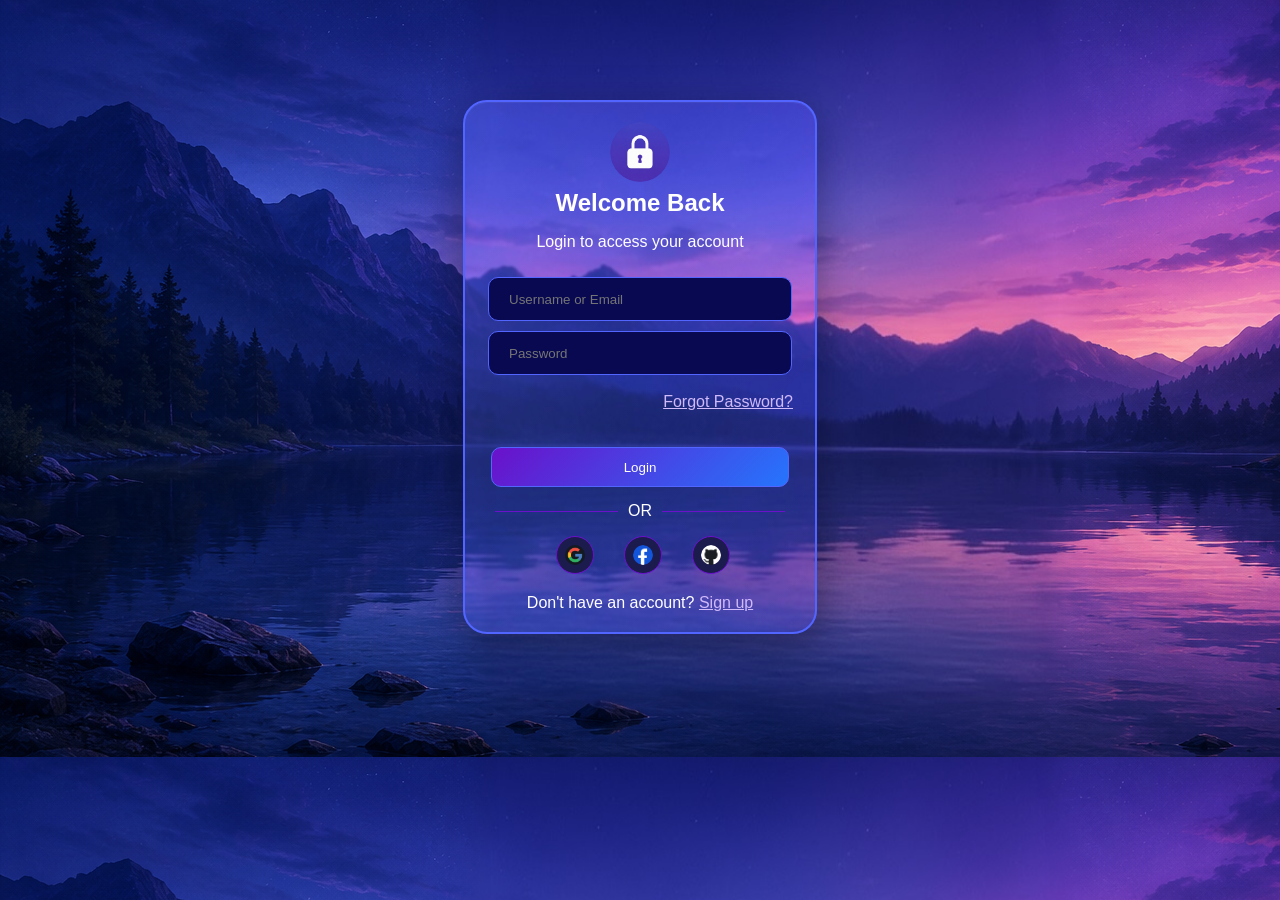
<file: index.html>
<!DOCTYPE html>
<html lang="en">
<head>
    <meta charset="UTF-8">
    <meta name="viewport" content="width=device-width, initial-scale=1.0">
    <title>Document</title>
    <link rel="stylesheet" href="style.css">
</head>
<body>
    <div class="d1">
        <form action="main.html">
            <img class="img1" src="lock.png" alt="">
            <h2>Welcome Back</h2>
            <p>Login to access your account</p>
            <input class="inp" type="text" placeholder="Username or Email" required>
            <input class="inp2" type="password" placeholder="Password" required>
            <br>
            <br>
            <a href="" class="a1">Forgot Password?</a>
            <br>
            <br>
            <button type="submit" class="a2">Login</button>
        </form>
        <div class="hr-text">
            <hr>
            <span>OR</span>
            <hr>
        </div>
        <ul>
            <li>
                <a href="">
                    <img src="colourful-google-logo-in-dark-background-free-vector.jpg" alt="">
                </a>
            </li>
            <li>
                <a href=""><img src="images (2).png" alt=""></a>
            </li>
            <li>
                <a href=""><img src="images.png" alt=""></a>
            </li>
        </ul>
        <span>Don't have an account?</span>
        <a class="a3" href="signup.html">Sign up</a>
    </div>
</body>
</html>
</file>
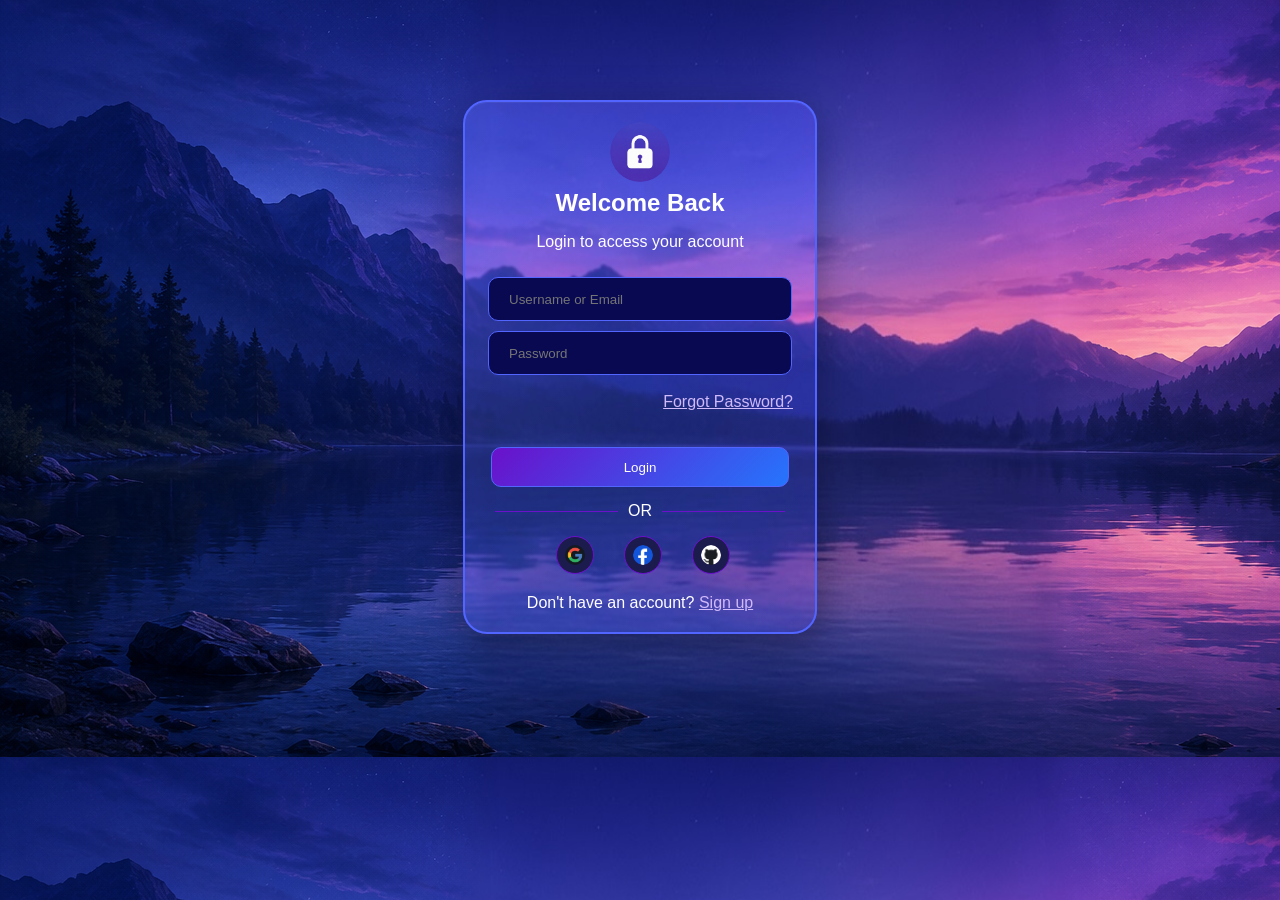
<file: Authentication/index.html>
<!DOCTYPE html>
<html lang="en">
<head>
    <meta charset="UTF-8">
    <meta name="viewport" content="width=device-width, initial-scale=1.0">
    <title>Document</title>
    <link rel="stylesheet" href="style.css">
</head>
<body>
    <div class="d1">
        <form action="/Main/main.html">
            <img class="img1" src="lock.png" alt="">
            <h2>Welcome Back</h2>
            <p>Login to access your account</p>
            <input class="inp" type="text" placeholder="Username or Email" required>
            <input class="inp2" type="password" placeholder="Password" required>
            <br>
            <br>
            <a href="" class="a1">Forgot Password?</a>
            <br>
            <br>
            <button type="submit" class="a2">Login</button>
        </form>
        <div class="hr-text">
            <hr>
            <span>OR</span>
            <hr>
        </div>
        <ul>
            <li>
                <a href="">
                    <img src="colourful-google-logo-in-dark-background-free-vector.jpg" alt="">
                </a>
            </li>
            <li>
                <a href=""><img src="images (2).png" alt=""></a>
            </li>
            <li>
                <a href=""><img src="images.png" alt=""></a>
            </li>
        </ul>
        <span>Don't have an account?</span>
        <a class="a3" href="signup.html">Sign up</a>
    </div>
</body>
</html>
</file>
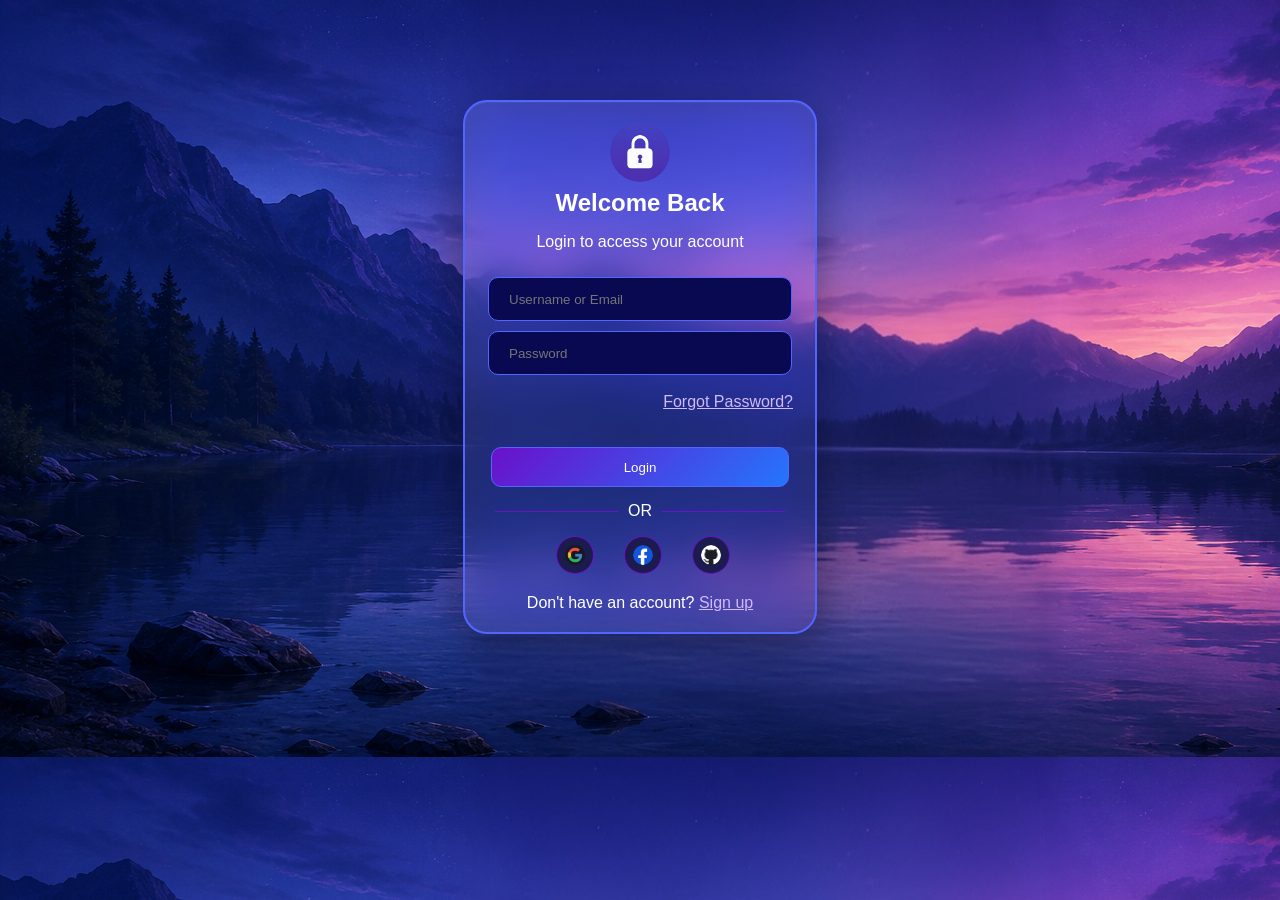
<file: login.html>
<!DOCTYPE html>
<html lang="en">
<head>
    <meta charset="UTF-8">
    <meta name="viewport" content="width=device-width, initial-scale=1.0">
    <title>Document</title>
    <link rel="stylesheet" href="login.css">
</head>
<body>
    <div class="d1">
        <form action="">
            <img class="img1" src="lock.png" alt="">
            <h2>Welcome Back</h2>
            <p>Login to access your account</p>
            <input class="inp" type="text" placeholder="Username or Email" required>
            <input class="inp2" type="password" placeholder="Password" required>
            <br>
            <br>
            <a href="" class="a1">Forgot Password?</a>
            <br>
            <br>
            <button type="submit" class="a2">Login</button>
        </form>
        <div class="hr-text">
            <hr>
            <span>OR</span>
            <hr>
        </div>
        <ul>
            <li>
                <a href="">
                    <img src="colourful-google-logo-in-dark-background-free-vector.jpg" alt="">
                </a>
            </li>
            <li>
                <a href=""><img src="images (2).png" alt=""></a>
            </li>
            <li>
                <a href=""><img src="images.png" alt=""></a>
            </li>
        </ul>
        <span>Don't have an account?</span>
        <a class="a3" href="signup.html">Sign up</a>
    </div>
</body>
</html>
</file>
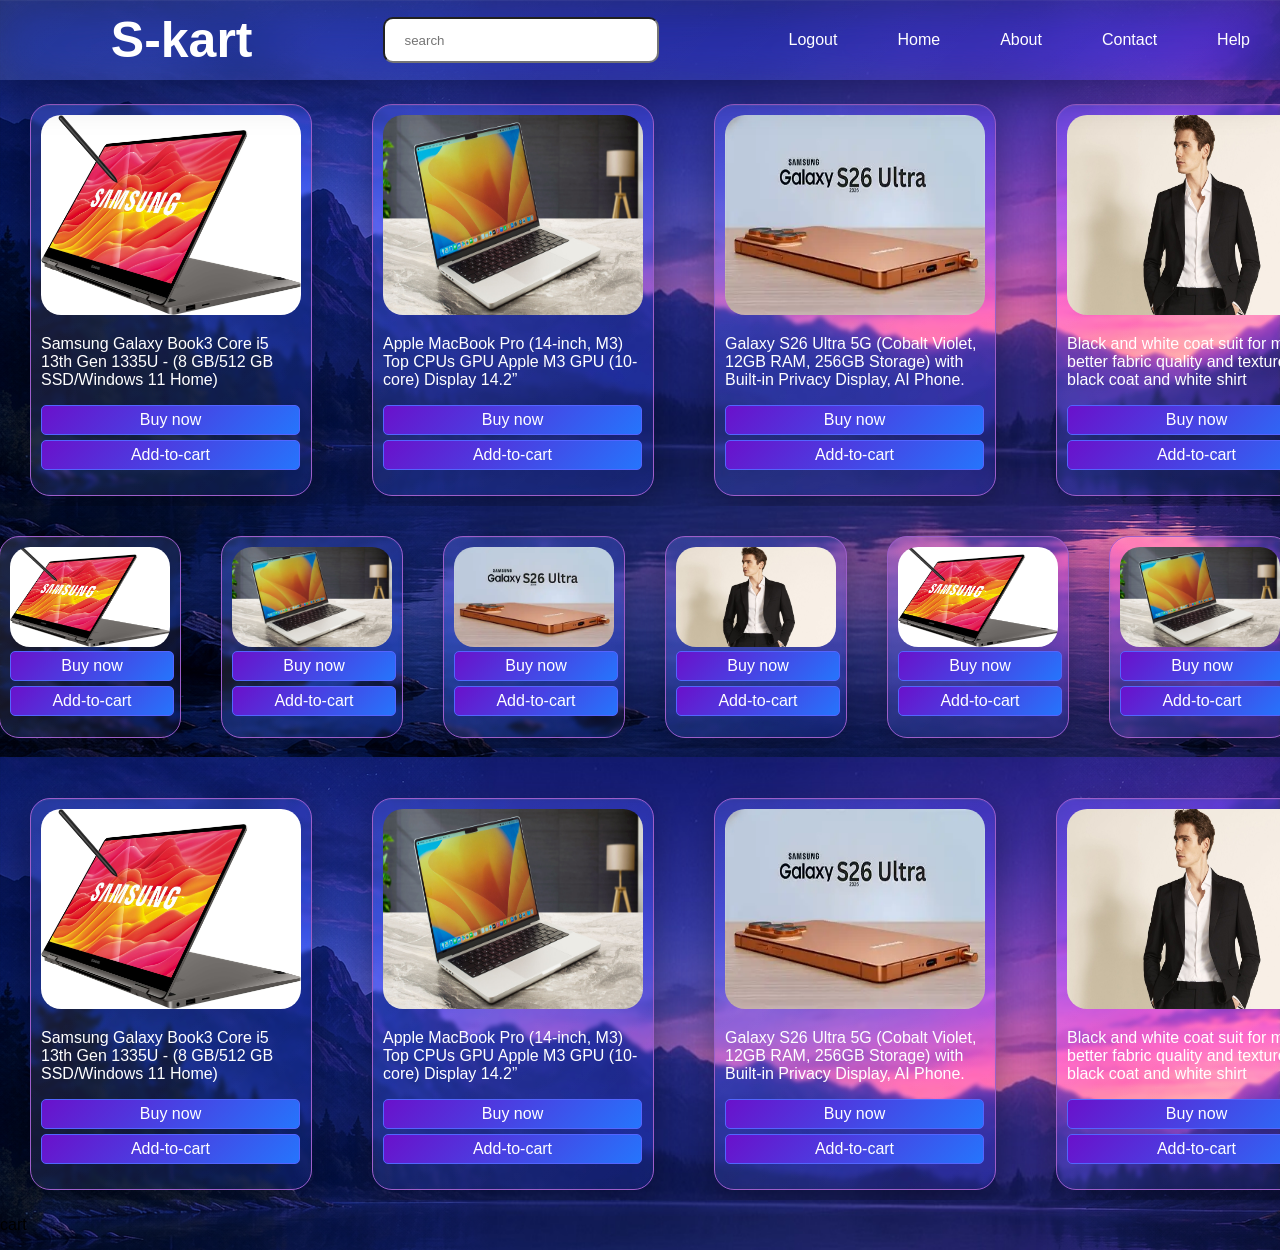
<file: main.html>
<!DOCTYPE html>
<html lang="en">
<head>
    <meta charset="UTF-8">
    <meta name="viewport" content="width=device-width, initial-scale=1.0">
    <title>Document</title>
    <link rel="stylesheet" href="main.css">
</head>
<body>
    <nav>
        <h1 class="title">S-kart</h1>
        <input type="text" class="search" placeholder="search">
        <a href="index.html">Logout</a>
        <a href="">Home</a>
        <a href="">About</a>
        <a href="">Contact</a>
        <a href="">Help</a>
    </nav>
    <main>
        <br>
        <br>
        <br>
        <div class="img-container">
            <div>
                <img src="samsung laptop.jpg" alt="">
                <p>Samsung Galaxy Book3 Core i5 13th Gen 1335U - (8 GB/512 GB SSD/Windows 11 Home)</p>
                <a href="" class="buy">Buy now</a>
                <br>
                <a href="" class="cart">Add-to-cart</a>
                
            </div>
            <div>
                <img src="apple.jpg" alt="">
                <p>Apple MacBook Pro (14-inch, M3) Top CPUs GPU Apple M3 GPU (10-core) Display 14.2”</p>
                <a href="" class="buy">Buy now</a>
                <br>
                <a href="" class="cart">Add-to-cart</a>
            </div>
            <div>
                <img src="samsung s26 ultra.webp" alt="">
                <p>Galaxy S26 Ultra 5G (Cobalt Violet, 12GB RAM, 256GB Storage) with Built-in Privacy Display, AI Phone.</p>
                <a href="" class="buy">Buy now</a>
                <br>
                <a href="" class="cart">Add-to-cart</a>
            </div>
            <div>
                <img src="f588ea5d64b7540d57c06a772bb218a2.jpg" alt="">
                <p>Black and white coat suit for men better fabric quality and texture black coat and white shirt</p>
                <a href="" class="buy">Buy now</a>
                <br>
                <a href="" class="cart">Add-to-cart</a>
            </div>
            <div>
                <img src="samsung laptop.jpg" alt="">
                <p>Samsung Galaxy Book3 Core i5 13th Gen 1335U - (8 GB/512 GB SSD/Windows 11 Home)</p>
                <a href="" class="buy">Buy now</a>
                <br>
                <a href="" class="cart">Add-to-cart</a>
                
            </div>
            <div>
                <img src="apple.jpg" alt="">
                <p>Apple MacBook Pro (14-inch, M3) Top CPUs GPU Apple M3 GPU (10-core) Display 14.2”</p>
                <a href="" class="buy">Buy now</a>
                <br>
                <a href="" class="cart">Add-to-cart</a>
            </div>
            <div>
                <img src="samsung s26 ultra.webp" alt="">
                <p>Galaxy S26 Ultra 5G (Cobalt Violet, 12GB RAM, 256GB Storage) with Built-in Privacy Display, AI Phone.</p>
                <a href="" class="buy">Buy now</a>
                <br>
                <a href="" class="cart">Add-to-cart</a>
            </div>
            <div>
                <img src="f588ea5d64b7540d57c06a772bb218a2.jpg" alt="">
                <p>Black and white coat suit for men better fabric quality and texture black coat and white shirt</p>
                <a href="" class="buy">Buy now</a>
                <br>
                <a href="" class="cart">Add-to-cart</a>
            </div>
            <div>
                <img src="samsung laptop.jpg" alt="">
                <p>Samsung Galaxy Book3 Core i5 13th Gen 1335U - (8 GB/512 GB SSD/Windows 11 Home)</p>
                <a href="" class="buy">Buy now</a>
                <br>
                <a href="" class="cart">Add-to-cart</a>
                
            </div>
            <div>
                <img src="apple.jpg" alt="">
                <p>Apple MacBook Pro (14-inch, M3) Top CPUs GPU Apple M3 GPU (10-core) Display 14.2”</p>
                <a href="" class="buy">Buy now</a>
                <br>
                <a href="" class="cart">Add-to-cart</a>
            </div>
            <div>
                <img src="samsung s26 ultra.webp" alt="">
                <p>Galaxy S26 Ultra 5G (Cobalt Violet, 12GB RAM, 256GB Storage) with Built-in Privacy Display, AI Phone.</p>
                <a href="" class="buy">Buy now</a>
                <br>
                <a href="" class="cart">Add-to-cart</a>
            </div>
            <div>
                <img src="f588ea5d64b7540d57c06a772bb218a2.jpg" alt="">
                <p>Black and white coat suit for men better fabric quality and texture black coat and white shirt</p>
                <a href="" class="buy">Buy now</a>
                <br>
                <a href="" class="cart">Add-to-cart</a>
            </div>
        </div>
        <div class="img-container2">
            <div>
                <img src="samsung laptop.jpg" alt="">
                <a href="" class="buy">Buy now</a>
                <br>
                <a href="" class="cart">Add-to-cart</a>
                
            </div>
            <div>
                <img src="apple.jpg" alt="">
                <a href="" class="buy">Buy now</a>
                <br>
                <a href="" class="cart">Add-to-cart</a>
            </div>
            <div>
                <img src="samsung s26 ultra.webp" alt="">
                <a href="" class="buy">Buy now</a>
                <br>
                <a href="" class="cart">Add-to-cart</a>
            </div>
            <div>
                <img src="f588ea5d64b7540d57c06a772bb218a2.jpg" alt="">
                <a href="" class="buy">Buy now</a>
                <br>
                <a href="" class="cart">Add-to-cart</a>
            </div>
            <div>
                <img src="samsung laptop.jpg" alt="">
                <a href="" class="buy">Buy now</a>
                <br>
                <a href="" class="cart">Add-to-cart</a>
                
            </div>
            <div>
                <img src="apple.jpg" alt="">
                <a href="" class="buy">Buy now</a>
                <br>
                <a href="" class="cart">Add-to-cart</a>
            </div>
            <div>
                <img src="samsung s26 ultra.webp" alt="">
                <a href="" class="buy">Buy now</a>
                <br>
                <a href="" class="cart">Add-to-cart</a>
            </div>
            <div>
                <img src="f588ea5d64b7540d57c06a772bb218a2.jpg" alt="">
                <a href="" class="buy">Buy now</a>
                <br>
                <a href="" class="cart">Add-to-cart</a>
            </div>
            <div>
                <img src="samsung laptop.jpg" alt="">
                <a href="" class="buy">Buy now</a>
                <br>
                <a href="" class="cart">Add-to-cart</a>
                
            </div>
            <div>
                <img src="apple.jpg" alt="">
                <a href="" class="buy">Buy now</a>
                <br>
                <a href="" class="cart">Add-to-cart</a>
            </div>
            <div>
                <img src="samsung s26 ultra.webp" alt="">
                <a href="" class="buy">Buy now</a>
                <br>
                <a href="" class="cart">Add-to-cart</a>
            </div>
            <div>
                <img src="f588ea5d64b7540d57c06a772bb218a2.jpg" alt="">
                <a href="" class="buy">Buy now</a>
                <br>
                <a href="" class="cart">Add-to-cart</a>
            </div>
            <div>
                <img src="samsung laptop.jpg" alt="">
                <a href="" class="buy">Buy now</a>
                <br>
                <a href="" class="cart">Add-to-cart</a>
                
            </div>
            <div>
                <img src="apple.jpg" alt="">
                <a href="" class="buy">Buy now</a>
                <br>
                <a href="" class="cart">Add-to-cart</a>
            </div>
            <div>
                <img src="samsung s26 ultra.webp" alt="">
                <a href="" class="buy">Buy now</a>
                <br>
                <a href="" class="cart">Add-to-cart</a>
            </div>
            <div>
                <img src="f588ea5d64b7540d57c06a772bb218a2.jpg" alt="">
                <a href="" class="buy">Buy now</a>
                <br>
                <a href="" class="cart">Add-to-cart</a>
            </div>
            <div>
                <img src="samsung laptop.jpg" alt="">
                <a href="" class="buy">Buy now</a>
                <br>
                <a href="" class="cart">Add-to-cart</a>
                
            </div>
            <div>
                <img src="apple.jpg" alt="">
                <a href="" class="buy">Buy now</a>
                <br>
                <a href="" class="cart">Add-to-cart</a>
            </div>
            <div>
                <img src="samsung s26 ultra.webp" alt="">
                <a href="" class="buy">Buy now</a>
                <br>
                <a href="" class="cart">Add-to-cart</a>
            </div>
            <div>
                <img src="f588ea5d64b7540d57c06a772bb218a2.jpg" alt="">
                <a href="" class="buy">Buy now</a>
                <br>
                <a href="" class="cart">Add-to-cart</a>
            </div>
        </div>
        <div class="img-container">
            <div>
                <img src="samsung laptop.jpg" alt="">
                <p>Samsung Galaxy Book3 Core i5 13th Gen 1335U - (8 GB/512 GB SSD/Windows 11 Home)</p>
                <a href="" class="buy">Buy now</a>
                <br>
                <a href="" class="cart">Add-to-cart</a>
                
            </div>
            <div>
                <img src="apple.jpg" alt="">
                <p>Apple MacBook Pro (14-inch, M3) Top CPUs GPU Apple M3 GPU (10-core) Display 14.2”</p>
                <a href="" class="buy">Buy now</a>
                <br>
                <a href="" class="cart">Add-to-cart</a>
            </div>
            <div>
                <img src="samsung s26 ultra.webp" alt="">
                <p>Galaxy S26 Ultra 5G (Cobalt Violet, 12GB RAM, 256GB Storage) with Built-in Privacy Display, AI Phone.</p>
                <a href="" class="buy">Buy now</a>
                <br>
                <a href="" class="cart">Add-to-cart</a>
            </div>
            <div>
                <img src="f588ea5d64b7540d57c06a772bb218a2.jpg" alt="">
                <p>Black and white coat suit for men better fabric quality and texture black coat and white shirt</p>
                <a href="" class="buy">Buy now</a>
                <br>
                <a href="" class="cart">Add-to-cart</a>
            </div>
            <div>
                <img src="samsung laptop.jpg" alt="">
                <p>Samsung Galaxy Book3 Core i5 13th Gen 1335U - (8 GB/512 GB SSD/Windows 11 Home)</p>
                <a href="" class="buy">Buy now</a>
                <br>
                <a href="" class="cart">Add-to-cart</a>
                
            </div>
            <div>
                <img src="apple.jpg" alt="">
                <p>Apple MacBook Pro (14-inch, M3) Top CPUs GPU Apple M3 GPU (10-core) Display 14.2”</p>
                <a href="" class="buy">Buy now</a>
                <br>
                <a href="" class="cart">Add-to-cart</a>
            </div>
            <div>
                <img src="samsung s26 ultra.webp" alt="">
                <p>Galaxy S26 Ultra 5G (Cobalt Violet, 12GB RAM, 256GB Storage) with Built-in Privacy Display, AI Phone.</p>
                <a href="" class="buy">Buy now</a>
                <br>
                <a href="" class="cart">Add-to-cart</a>
            </div>
            <div>
                <img src="f588ea5d64b7540d57c06a772bb218a2.jpg" alt="">
                <p>Black and white coat suit for men better fabric quality and texture black coat and white shirt</p>
                <a href="" class="buy">Buy now</a>
                <br>
                <a href="" class="cart">Add-to-cart</a>
            </div>
            <div>
                <img src="samsung laptop.jpg" alt="">
                <p>Samsung Galaxy Book3 Core i5 13th Gen 1335U - (8 GB/512 GB SSD/Windows 11 Home)</p>
                <a href="" class="buy">Buy now</a>
                <br>
                <a href="" class="cart">Add-to-cart</a>
                
            </div>
            <div>
                <img src="apple.jpg" alt="">
                <p>Apple MacBook Pro (14-inch, M3) Top CPUs GPU Apple M3 GPU (10-core) Display 14.2”</p>
                <a href="" class="buy">Buy now</a>
                <br>
                <a href="" class="cart">Add-to-cart</a>
            </div>
            <div>
                <img src="samsung s26 ultra.webp" alt="">
                <p>Galaxy S26 Ultra 5G (Cobalt Violet, 12GB RAM, 256GB Storage) with Built-in Privacy Display, AI Phone.</p>
                <a href="" class="buy">Buy now</a>
                <br>
                <a href="" class="cart">Add-to-cart</a>
            </div>
            <div>
                <img src="f588ea5d64b7540d57c06a772bb218a2.jpg" alt="">
                <p>Black and white coat suit for men better fabric quality and texture black coat and white shirt</p>
                <a href="" class="buy">Buy now</a>
                <br>
                <a href="" class="cart">Add-to-cart</a>
            </div>
        </div>
    </main>
    <footer id="footer">
        <p>cart</p>
    </footer>
<script src="main.js"></script>
</body>
</html>
</file>
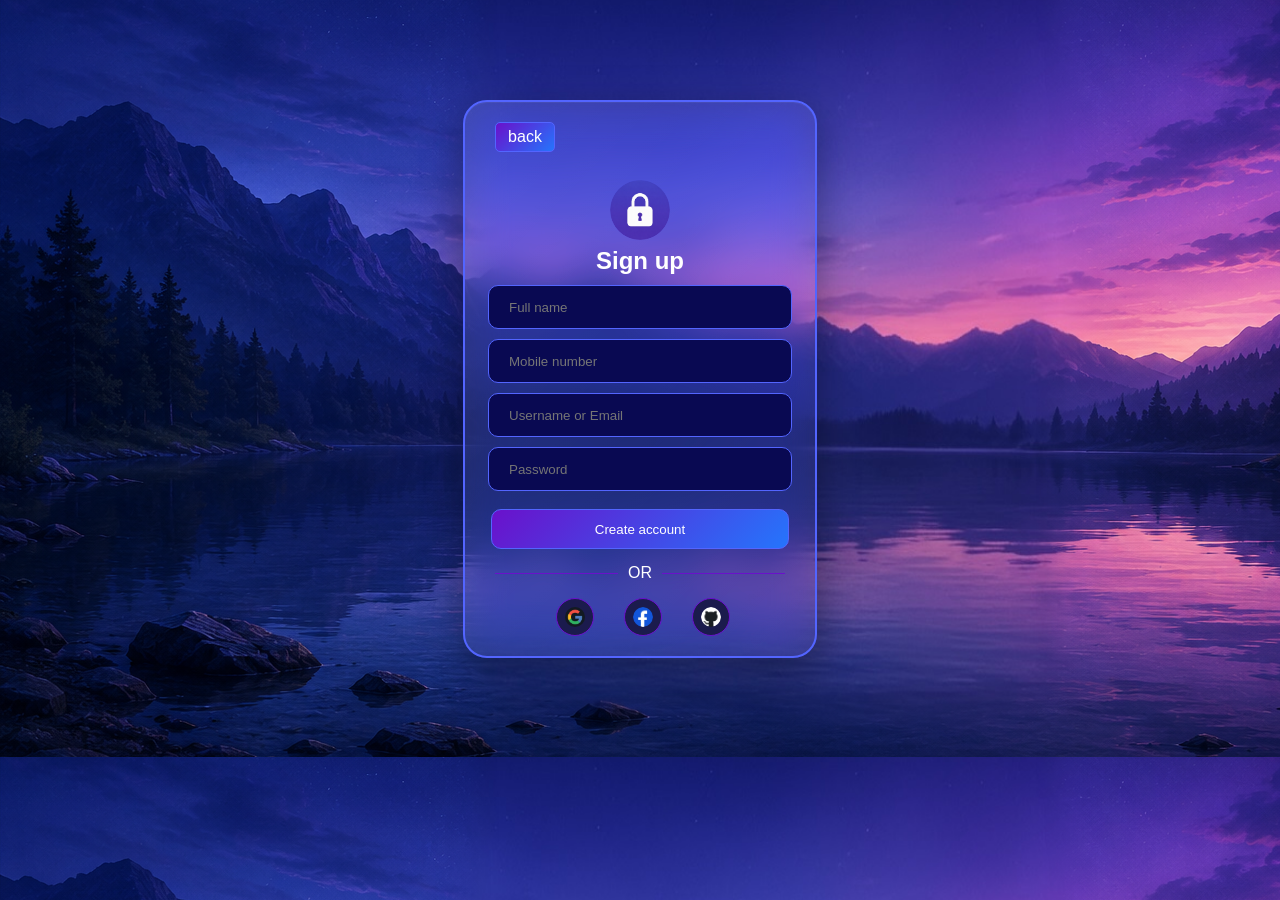
<file: signup.html>
<!DOCTYPE html>
<html lang="en">
<head>
    <meta charset="UTF-8">
    <meta name="viewport" content="width=device-width, initial-scale=1.0">
    <title>Document</title>
</head>
<body>
    <!DOCTYPE html>
<html lang="en">
<head>
    <meta charset="UTF-8">
    <meta name="viewport" content="width=device-width, initial-scale=1.0">
    <title>Document</title>
    <link rel="stylesheet" href="signup.css">
</head>
<body>
    <div class="d1">
        <form action="index.html">
            <a class="back" href="index.html">back</a>
            <br>
            <img class="img1" src="lock.png" alt="">
            <h2>Sign up</h2>
            <input class="inp" type="text" placeholder="Full name" required>
            <input class="inp2" type="number" placeholder="Mobile number" required>
            <input class="inp" type="text" placeholder="Username or Email" required>
            <input class="inp2" type="password" placeholder="Password" required>
            <br>
            <br>
            <button type="submit" class="a2">Create account</button>
        </form>
        <div class="hr-text">
            <hr>
            <span>OR</span>
            <hr>
        </div>
        <ul>
            <li>
                <a href="">
                    <img src="colourful-google-logo-in-dark-background-free-vector.jpg" alt="">
                </a>
            </li>
            <li>
                <a href=""><img src="images (2).png" alt=""></a>
            </li>
            <li>
                <a href=""><img src="images.png" alt=""></a>
            </li>
        </ul>
    </div>
</body>
</html>
</body>
</html>
</file>
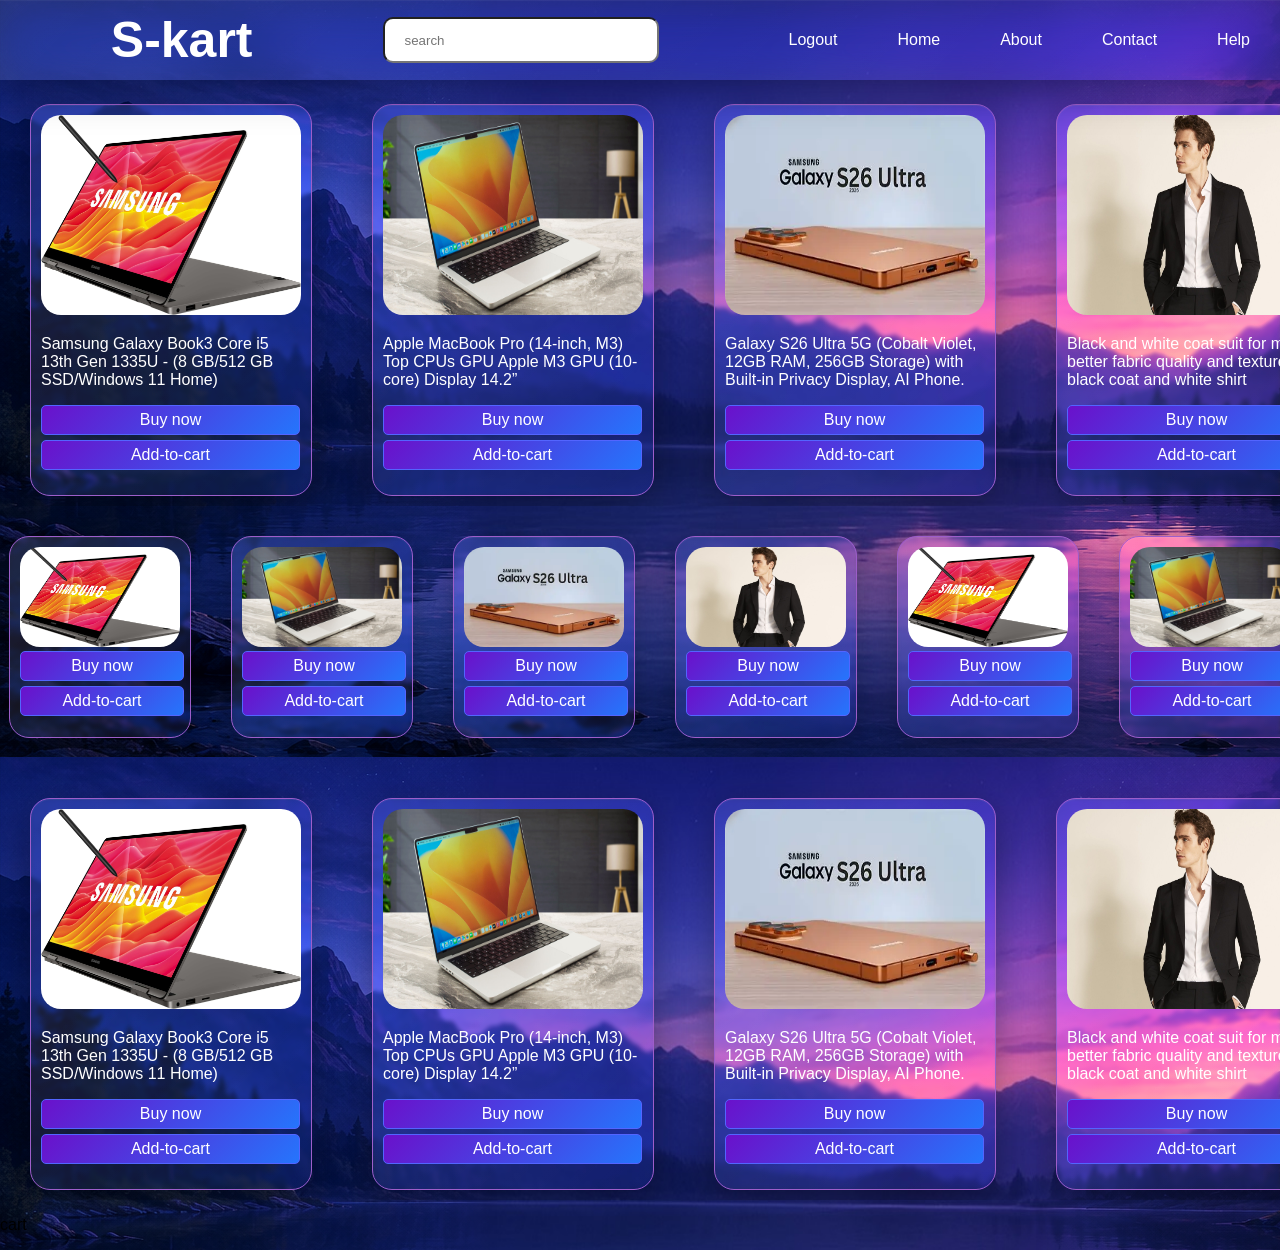
<file: Main/main.html>
<!DOCTYPE html>
<html lang="en">
<head>
    <meta charset="UTF-8">
    <meta name="viewport" content="width=device-width, initial-scale=1.0">
    <title>Document</title>
    <link rel="stylesheet" href="main.css">
</head>
<body>
    <nav>
        <h1 class="title">S-kart</h1>
        <input type="text" class="search" placeholder="search">
        <a href="/Authentication/index.html">Logout</a>
        <a href="">Home</a>
        <a href="">About</a>
        <a href="">Contact</a>
        <a href="">Help</a>
    </nav>
    <main>
        <br>
        <br>
        <br>
        <div class="img-container">
            <div>
                <img src="samsung laptop.jpg" alt="">
                <p>Samsung Galaxy Book3 Core i5 13th Gen 1335U - (8 GB/512 GB SSD/Windows 11 Home)</p>
                <a href="" class="buy">Buy now</a>
                <br>
                <a href="" class="cart">Add-to-cart</a>
                
            </div>
            <div>
                <img src="apple.jpg" alt="">
                <p>Apple MacBook Pro (14-inch, M3) Top CPUs GPU Apple M3 GPU (10-core) Display 14.2”</p>
                <a href="" class="buy">Buy now</a>
                <br>
                <a href="" class="cart">Add-to-cart</a>
            </div>
            <div>
                <img src="samsung s26 ultra.webp" alt="">
                <p>Galaxy S26 Ultra 5G (Cobalt Violet, 12GB RAM, 256GB Storage) with Built-in Privacy Display, AI Phone.</p>
                <a href="" class="buy">Buy now</a>
                <br>
                <a href="" class="cart">Add-to-cart</a>
            </div>
            <div>
                <img src="f588ea5d64b7540d57c06a772bb218a2.jpg" alt="">
                <p>Black and white coat suit for men better fabric quality and texture black coat and white shirt</p>
                <a href="" class="buy">Buy now</a>
                <br>
                <a href="" class="cart">Add-to-cart</a>
            </div>
            <div>
                <img src="samsung laptop.jpg" alt="">
                <p>Samsung Galaxy Book3 Core i5 13th Gen 1335U - (8 GB/512 GB SSD/Windows 11 Home)</p>
                <a href="" class="buy">Buy now</a>
                <br>
                <a href="" class="cart">Add-to-cart</a>
                
            </div>
            <div>
                <img src="apple.jpg" alt="">
                <p>Apple MacBook Pro (14-inch, M3) Top CPUs GPU Apple M3 GPU (10-core) Display 14.2”</p>
                <a href="" class="buy">Buy now</a>
                <br>
                <a href="" class="cart">Add-to-cart</a>
            </div>
            <div>
                <img src="samsung s26 ultra.webp" alt="">
                <p>Galaxy S26 Ultra 5G (Cobalt Violet, 12GB RAM, 256GB Storage) with Built-in Privacy Display, AI Phone.</p>
                <a href="" class="buy">Buy now</a>
                <br>
                <a href="" class="cart">Add-to-cart</a>
            </div>
            <div>
                <img src="f588ea5d64b7540d57c06a772bb218a2.jpg" alt="">
                <p>Black and white coat suit for men better fabric quality and texture black coat and white shirt</p>
                <a href="" class="buy">Buy now</a>
                <br>
                <a href="" class="cart">Add-to-cart</a>
            </div>
            <div>
                <img src="samsung laptop.jpg" alt="">
                <p>Samsung Galaxy Book3 Core i5 13th Gen 1335U - (8 GB/512 GB SSD/Windows 11 Home)</p>
                <a href="" class="buy">Buy now</a>
                <br>
                <a href="" class="cart">Add-to-cart</a>
                
            </div>
            <div>
                <img src="apple.jpg" alt="">
                <p>Apple MacBook Pro (14-inch, M3) Top CPUs GPU Apple M3 GPU (10-core) Display 14.2”</p>
                <a href="" class="buy">Buy now</a>
                <br>
                <a href="" class="cart">Add-to-cart</a>
            </div>
            <div>
                <img src="samsung s26 ultra.webp" alt="">
                <p>Galaxy S26 Ultra 5G (Cobalt Violet, 12GB RAM, 256GB Storage) with Built-in Privacy Display, AI Phone.</p>
                <a href="" class="buy">Buy now</a>
                <br>
                <a href="" class="cart">Add-to-cart</a>
            </div>
            <div>
                <img src="f588ea5d64b7540d57c06a772bb218a2.jpg" alt="">
                <p>Black and white coat suit for men better fabric quality and texture black coat and white shirt</p>
                <a href="" class="buy">Buy now</a>
                <br>
                <a href="" class="cart">Add-to-cart</a>
            </div>
        </div>
        <div class="img-container2">
            <div>
                <img src="samsung laptop.jpg" alt="">
                <a href="" class="buy">Buy now</a>
                <br>
                <a href="" class="cart">Add-to-cart</a>
                
            </div>
            <div>
                <img src="apple.jpg" alt="">
                <a href="" class="buy">Buy now</a>
                <br>
                <a href="" class="cart">Add-to-cart</a>
            </div>
            <div>
                <img src="samsung s26 ultra.webp" alt="">
                <a href="" class="buy">Buy now</a>
                <br>
                <a href="" class="cart">Add-to-cart</a>
            </div>
            <div>
                <img src="f588ea5d64b7540d57c06a772bb218a2.jpg" alt="">
                <a href="" class="buy">Buy now</a>
                <br>
                <a href="" class="cart">Add-to-cart</a>
            </div>
            <div>
                <img src="samsung laptop.jpg" alt="">
                <a href="" class="buy">Buy now</a>
                <br>
                <a href="" class="cart">Add-to-cart</a>
                
            </div>
            <div>
                <img src="apple.jpg" alt="">
                <a href="" class="buy">Buy now</a>
                <br>
                <a href="" class="cart">Add-to-cart</a>
            </div>
            <div>
                <img src="samsung s26 ultra.webp" alt="">
                <a href="" class="buy">Buy now</a>
                <br>
                <a href="" class="cart">Add-to-cart</a>
            </div>
            <div>
                <img src="f588ea5d64b7540d57c06a772bb218a2.jpg" alt="">
                <a href="" class="buy">Buy now</a>
                <br>
                <a href="" class="cart">Add-to-cart</a>
            </div>
            <div>
                <img src="samsung laptop.jpg" alt="">
                <a href="" class="buy">Buy now</a>
                <br>
                <a href="" class="cart">Add-to-cart</a>
                
            </div>
            <div>
                <img src="apple.jpg" alt="">
                <a href="" class="buy">Buy now</a>
                <br>
                <a href="" class="cart">Add-to-cart</a>
            </div>
            <div>
                <img src="samsung s26 ultra.webp" alt="">
                <a href="" class="buy">Buy now</a>
                <br>
                <a href="" class="cart">Add-to-cart</a>
            </div>
            <div>
                <img src="f588ea5d64b7540d57c06a772bb218a2.jpg" alt="">
                <a href="" class="buy">Buy now</a>
                <br>
                <a href="" class="cart">Add-to-cart</a>
            </div>
            <div>
                <img src="samsung laptop.jpg" alt="">
                <a href="" class="buy">Buy now</a>
                <br>
                <a href="" class="cart">Add-to-cart</a>
                
            </div>
            <div>
                <img src="apple.jpg" alt="">
                <a href="" class="buy">Buy now</a>
                <br>
                <a href="" class="cart">Add-to-cart</a>
            </div>
            <div>
                <img src="samsung s26 ultra.webp" alt="">
                <a href="" class="buy">Buy now</a>
                <br>
                <a href="" class="cart">Add-to-cart</a>
            </div>
            <div>
                <img src="f588ea5d64b7540d57c06a772bb218a2.jpg" alt="">
                <a href="" class="buy">Buy now</a>
                <br>
                <a href="" class="cart">Add-to-cart</a>
            </div>
            <div>
                <img src="samsung laptop.jpg" alt="">
                <a href="" class="buy">Buy now</a>
                <br>
                <a href="" class="cart">Add-to-cart</a>
                
            </div>
            <div>
                <img src="apple.jpg" alt="">
                <a href="" class="buy">Buy now</a>
                <br>
                <a href="" class="cart">Add-to-cart</a>
            </div>
            <div>
                <img src="samsung s26 ultra.webp" alt="">
                <a href="" class="buy">Buy now</a>
                <br>
                <a href="" class="cart">Add-to-cart</a>
            </div>
            <div>
                <img src="f588ea5d64b7540d57c06a772bb218a2.jpg" alt="">
                <a href="" class="buy">Buy now</a>
                <br>
                <a href="" class="cart">Add-to-cart</a>
            </div>
        </div>
        <div class="img-container">
            <div>
                <img src="samsung laptop.jpg" alt="">
                <p>Samsung Galaxy Book3 Core i5 13th Gen 1335U - (8 GB/512 GB SSD/Windows 11 Home)</p>
                <a href="" class="buy">Buy now</a>
                <br>
                <a href="" class="cart">Add-to-cart</a>
                
            </div>
            <div>
                <img src="apple.jpg" alt="">
                <p>Apple MacBook Pro (14-inch, M3) Top CPUs GPU Apple M3 GPU (10-core) Display 14.2”</p>
                <a href="" class="buy">Buy now</a>
                <br>
                <a href="" class="cart">Add-to-cart</a>
            </div>
            <div>
                <img src="samsung s26 ultra.webp" alt="">
                <p>Galaxy S26 Ultra 5G (Cobalt Violet, 12GB RAM, 256GB Storage) with Built-in Privacy Display, AI Phone.</p>
                <a href="" class="buy">Buy now</a>
                <br>
                <a href="" class="cart">Add-to-cart</a>
            </div>
            <div>
                <img src="f588ea5d64b7540d57c06a772bb218a2.jpg" alt="">
                <p>Black and white coat suit for men better fabric quality and texture black coat and white shirt</p>
                <a href="" class="buy">Buy now</a>
                <br>
                <a href="" class="cart">Add-to-cart</a>
            </div>
            <div>
                <img src="samsung laptop.jpg" alt="">
                <p>Samsung Galaxy Book3 Core i5 13th Gen 1335U - (8 GB/512 GB SSD/Windows 11 Home)</p>
                <a href="" class="buy">Buy now</a>
                <br>
                <a href="" class="cart">Add-to-cart</a>
                
            </div>
            <div>
                <img src="apple.jpg" alt="">
                <p>Apple MacBook Pro (14-inch, M3) Top CPUs GPU Apple M3 GPU (10-core) Display 14.2”</p>
                <a href="" class="buy">Buy now</a>
                <br>
                <a href="" class="cart">Add-to-cart</a>
            </div>
            <div>
                <img src="samsung s26 ultra.webp" alt="">
                <p>Galaxy S26 Ultra 5G (Cobalt Violet, 12GB RAM, 256GB Storage) with Built-in Privacy Display, AI Phone.</p>
                <a href="" class="buy">Buy now</a>
                <br>
                <a href="" class="cart">Add-to-cart</a>
            </div>
            <div>
                <img src="f588ea5d64b7540d57c06a772bb218a2.jpg" alt="">
                <p>Black and white coat suit for men better fabric quality and texture black coat and white shirt</p>
                <a href="" class="buy">Buy now</a>
                <br>
                <a href="" class="cart">Add-to-cart</a>
            </div>
            <div>
                <img src="samsung laptop.jpg" alt="">
                <p>Samsung Galaxy Book3 Core i5 13th Gen 1335U - (8 GB/512 GB SSD/Windows 11 Home)</p>
                <a href="" class="buy">Buy now</a>
                <br>
                <a href="" class="cart">Add-to-cart</a>
                
            </div>
            <div>
                <img src="apple.jpg" alt="">
                <p>Apple MacBook Pro (14-inch, M3) Top CPUs GPU Apple M3 GPU (10-core) Display 14.2”</p>
                <a href="" class="buy">Buy now</a>
                <br>
                <a href="" class="cart">Add-to-cart</a>
            </div>
            <div>
                <img src="samsung s26 ultra.webp" alt="">
                <p>Galaxy S26 Ultra 5G (Cobalt Violet, 12GB RAM, 256GB Storage) with Built-in Privacy Display, AI Phone.</p>
                <a href="" class="buy">Buy now</a>
                <br>
                <a href="" class="cart">Add-to-cart</a>
            </div>
            <div>
                <img src="f588ea5d64b7540d57c06a772bb218a2.jpg" alt="">
                <p>Black and white coat suit for men better fabric quality and texture black coat and white shirt</p>
                <a href="" class="buy">Buy now</a>
                <br>
                <a href="" class="cart">Add-to-cart</a>
            </div>
        </div>
    </main>
    <footer id="footer">
        <p>cart</p>
    </footer>
<script src="script.js"></script>
</body>
</html>
</file>
<file: style.css>
body{
    background-image: url(Login-background.png);
    margin: 0;
    text-align: center;
    font-family: sans-serif;
    color: white;
}

.d1{
    border: 2px solid rgb(83, 101, 255);
    border-radius: 24px;

    display: inline-block;

    height: auto;
    min-height: 530px;

    width: 90%;
    max-width: 350px;

    margin-top: 100px;

    background: linear-gradient(
        135deg, 
        rgba(255, 255, 255, 0.12),
        rgba(255, 255, 255, 0.04)
    );

    backdrop-filter: blur(1px) saturate(140%);
    -webkit-backdrop-filter: blur(22px) saturate(140%);

    box-shadow: 0 10px 40px rgba(0, 0, 0, 0.35), inset 0 1px 1px rgba(255, 255, 255, 0.06);
}

.img1{
    height: 60px;
    width: 60px;
    margin-top: 20px;
    border-radius: 50%;
}

.d1 h2{
    margin: 3px 0px 0px 0px;
}

.a1{
    color:rgb(208, 186, 252);
    display: flex;
    justify-content: end;
    margin: 0px 22px 0px 0px;
}

.a1:hover{
    color: rgb(183, 76, 213);
}
.a2{
    color: white;
    background: linear-gradient(135deg, #6a11cb, #2575fc);
    text-decoration: none;
    border: 1px solid rgb(83, 101, 255);
    display: inline-flex;
    justify-content: center;
    align-items: center;
    border-radius: 10px;
    width: 85%;
    height: 40px;

}

.a2:hover{
    color: white;
    background: linear-gradient(135deg, #5504ac, #0548bc);
    transform: scale(1.02);
}

.inp{
    margin-top: 10px;
    background-color: rgb(9, 9, 82);
    color: white;
    border: 1px solid rgb(83, 101, 255);
    border-radius: 10px;
    height: 40px;
    width: 80%;
    padding-left: 20px;
}

.inp2{
    margin-top: 10px;
    background-color: rgb(9, 9, 82);
    color: white;
    border: 1px solid rgb(83, 101, 255);
    border-radius: 10px;
    height: 40px;
    width: 80%;
    padding-left: 20px;
}

.hr-text{
    display: flex;
    align-items: center;
    gap: 10px;
    margin: 15px 30px 0px 30px;
}

.hr-text hr{
    flex: 1;
    border: none;
    border-top: 1px solid #6a11cb;
}

.hr-text span{
    column-gap: white;
}

ul{
    list-style: none;
    display: flex;
    flex-wrap: wrap;
    justify-content: center;
    gap: 30px;
    margin-right: 35px;
}

ul img{
    height: 20px;
    width: 20px;
    border-radius: 50%;
    border: 1px solid #6a11cb;
    padding: 8px;
    background-color: rgb(27, 27, 77);
}

ul img:hover{
    transform: scale(1.09);
    background-color: rgb(44, 44, 85);
}

.a3{
    color:rgb(208, 186, 252);
}

.a3:hover{
    color: rgb(183, 76, 213);
}
</file>
<file: Authentication/style.css>
body{
    background-image: url(Login-background.png);
    margin: 0;
    text-align: center;
    font-family: sans-serif;
    color: white;
}

.d1{
    border: 2px solid rgb(83, 101, 255);
    border-radius: 24px;

    display: inline-block;

    height: auto;
    min-height: 530px;

    width: 90%;
    max-width: 350px;

    margin-top: 100px;

    background: linear-gradient(
        135deg, 
        rgba(255, 255, 255, 0.12),
        rgba(255, 255, 255, 0.04)
    );

    backdrop-filter: blur(1px) saturate(140%);
    -webkit-backdrop-filter: blur(22px) saturate(140%);

    box-shadow: 0 10px 40px rgba(0, 0, 0, 0.35), inset 0 1px 1px rgba(255, 255, 255, 0.06);
}

.img1{
    height: 60px;
    width: 60px;
    margin-top: 20px;
    border-radius: 50%;
}

.d1 h2{
    margin: 3px 0px 0px 0px;
}

.a1{
    color:rgb(208, 186, 252);
    display: flex;
    justify-content: end;
    margin: 0px 22px 0px 0px;
}

.a1:hover{
    color: rgb(183, 76, 213);
}
.a2{
    color: white;
    background: linear-gradient(135deg, #6a11cb, #2575fc);
    text-decoration: none;
    border: 1px solid rgb(83, 101, 255);
    display: inline-flex;
    justify-content: center;
    align-items: center;
    border-radius: 10px;
    width: 85%;
    height: 40px;

}

.a2:hover{
    color: white;
    background: linear-gradient(135deg, #5504ac, #0548bc);
    transform: scale(1.02);
}

.inp{
    margin-top: 10px;
    background-color: rgb(9, 9, 82);
    color: white;
    border: 1px solid rgb(83, 101, 255);
    border-radius: 10px;
    height: 40px;
    width: 80%;
    padding-left: 20px;
}

.inp2{
    margin-top: 10px;
    background-color: rgb(9, 9, 82);
    color: white;
    border: 1px solid rgb(83, 101, 255);
    border-radius: 10px;
    height: 40px;
    width: 80%;
    padding-left: 20px;
}

.hr-text{
    display: flex;
    align-items: center;
    gap: 10px;
    margin: 15px 30px 0px 30px;
}

.hr-text hr{
    flex: 1;
    border: none;
    border-top: 1px solid #6a11cb;
}

.hr-text span{
    column-gap: white;
}

ul{
    list-style: none;
    display: flex;
    flex-wrap: wrap;
    justify-content: center;
    gap: 30px;
    margin-right: 35px;
}

ul img{
    height: 20px;
    width: 20px;
    border-radius: 50%;
    border: 1px solid #6a11cb;
    padding: 8px;
    background-color: rgb(27, 27, 77);
}

ul img:hover{
    transform: scale(1.09);
    background-color: rgb(44, 44, 85);
}

.a3{
    color:rgb(208, 186, 252);
}

.a3:hover{
    color: rgb(183, 76, 213);
}
</file>
<file: login.css>
body{
    background-image: url(Login-background.png);
    margin: 0;
    text-align: center;
    font-family: sans-serif;
    color: white;
}

.d1{
    border: 2px solid rgb(83, 101, 255);
    border-radius: 24px;

    display: inline-block;

    height: auto;
    min-height: 530px;

    width: 90;
    max-width: 350px;

    margin-top: 100px;

    background: linear-gradient(
        135deg, 
        rgba(255, 255, 255, 0.12),
        rgba(255, 255, 255, 0.04)
    );

    backdrop-filter: blur(22px) saturate(140%);
    -webkit-backdrop-filter: blur(22px) saturate(140%);

    box-shadow: 0 10px 40px rgba(0, 0, 0, 0.35), inset 0 1px 1px rgba(255, 255, 255, 0.06);
}

.img1{
    height: 60px;
    width: 60px;
    margin-top: 20px;
    border-radius: 50%;
}

.d1 h2{
    margin: 3px 0px 0px 0px;
}

.a1{
    color:rgb(208, 186, 252);
    display: flex;
    justify-content: end;
    margin: 0px 22px 0px 0px;
}

.a1:hover{
    color: rgb(183, 76, 213);
}
.a2{
    color: white;
    background: linear-gradient(135deg, #6a11cb, #2575fc);
    text-decoration: none;
    border: 1px solid rgb(83, 101, 255);
    display: inline-flex;
    justify-content: center;
    align-items: center;
    border-radius: 10px;
    width: 85%;
    height: 40px;

}

.a2:hover{
    color: white;
    background: linear-gradient(135deg, #5504ac, #0548bc);
    transform: scale(1.02);
}

.inp{
    margin-top: 10px;
    background-color: rgb(9, 9, 82);
    color: white;
    border: 1px solid rgb(83, 101, 255);
    border-radius: 10px;
    height: 40px;
    width: 80%;
    padding-left: 20px;
}

.inp2{
    margin-top: 10px;
    background-color: rgb(9, 9, 82);
    color: white;
    border: 1px solid rgb(83, 101, 255);
    border-radius: 10px;
    height: 40px;
    width: 80%;
    padding-left: 20px;
}

.hr-text{
    display: flex;
    align-items: center;
    gap: 10px;
    margin: 15px 30px 0px 30px;
}

.hr-text hr{
    flex: 1;
    border: none;
    border-top: 1px solid #6a11cb;
}

.hr-text span{
    column-gap: white;
}

ul{
    list-style: none;
    display: flex;
    flex-wrap: wrap;
    justify-content: center;
    gap: 30px;
    margin-right: 35px;
}

ul img{
    height: 20px;
    width: 20px;
    border-radius: 50%;
    border: 1px solid #6a11cb;
    padding: 8px;
    background-color: rgb(27, 27, 77);
}

ul img:hover{
    transform: scale(1.09);
    background-color: rgb(44, 44, 85);
}

.a3{
    color:rgb(208, 186, 252);
}

.a3:hover{
    color: rgb(183, 76, 213);
}
</file>
<file: main.css>
body{
    background-image: url(Login-background.png);
    font-family: sans-serif;
    margin: 0;
}

nav{
    background: linear-gradient(
        135deg, 
        rgba(255, 255, 255, 0.12),
        rgba(255, 255, 255, 0.04)
    );

    backdrop-filter: blur(22px) saturate(140%);
    -webkit-backdrop-filter: blur(22px) saturate(140%);

    box-shadow: 0 10px 40px rgba(0, 0, 0, 0.35), inset 0 1px 1px rgba(255, 255, 255, 0.06);
    color: white;
    height: 80px;
    width: 100%;
    position: fixed;
    z-index: 100;
    display: flex;
    flex-wrap: wrap;
    justify-content: end;
    align-items: center;
    gap: 30px;
    margin-right: 40px;
}

.title{
    margin: 0px 100px 0px 0px;
    font-size: 50px;
}

.search{
    height: 40px;
    width: 250px;
    padding-left: 20px;
    margin-right: 100px;
    border-radius: 10px;
}

nav a{
    text-decoration: none;
    margin-right: 30px;
    color: white;
}

nav a:hover{
    color: rgb(196, 196, 196);
}

.img-container{
    display: flex;
    flex-direction: row;
    overflow-x: auto;
    overflow-y: hidden;
    scrollbar-width: none;
    scroll-behavior: smooth;
    width: 100%;
}

.img-container2{
    display: flex;
    flex-direction: row;
    overflow-x: auto;
    overflow-y: hidden;
    scrollbar-width: none;
    scroll-behavior: smooth;
    width: 100%;
}

.img-container div{
    color: white;
    border: 1px solid rgb(157, 94, 202);
    border-radius: 20px;
    height: 370px;
    width: 260px;
    margin: 50px 30px 10px 30px;
    padding: 10px;
    background: linear-gradient(
        135deg, 
        rgba(255, 255, 255, 0.12),
        rgba(255, 255, 255, 0.04)
    );

    backdrop-filter: blur(2px) saturate(140%);
    -webkit-backdrop-filter: blur(22px) saturate(140%);

    box-shadow: 0 10px 40px rgba(0, 0, 0, 0.35), inset 0 1px 1px rgba(255, 255, 255, 0.06);
}

.img-container2 div{
    color: white;
    border: 1px solid rgb(157, 94, 202);
    border-radius: 20px;
    height: 180px;
    width: 160px;
    margin: 30px 10px 10px 30px;
    padding: 10px;
    background: linear-gradient(
        135deg, 
        rgba(255, 255, 255, 0.12),
        rgba(255, 255, 255, 0.04)
    );

    backdrop-filter: blur(2px) saturate(140%);
    -webkit-backdrop-filter: blur(22px) saturate(140%);

    box-shadow: 0 10px 40px rgba(0, 0, 0, 0.35), inset 0 1px 1px rgba(255, 255, 255, 0.06);
}

.img-container div img{
    height: 200px;
    width: 260px;
    border-radius: 20px;
}

.img-container2 div img{
    height: 100px;
    width: 160px;
    border-radius: 20px;
}

.buy{
    text-decoration: none;
    color: white;
    border: 1px solid rgb(83, 101, 255);
    padding: 5px;
    background: linear-gradient(135deg, #6a11cb, #2575fc);
    border-radius: 5px;
    display: inline-block;
    width: 95%;
    text-align: center;
    margin-top: auto;
}

.buy:hover{
    background: linear-gradient(135deg, #5504ac, #0548bc);
    transform: scale(1.02);
}

.cart{
    text-decoration: none;
    color: white;
    border: 1px solid rgb(83, 101, 255);
    padding: 5px;
    background: linear-gradient(135deg, #6a11cb, #2575fc);
    display: inline-block;
    width: 95%;
    text-align: center;
    border-radius: 5px;
    margin-top: 5px;
}

.cart:hover{
    background: linear-gradient(135deg, #5504ac, #0548bc);
    transform: scale(1.02);
}
</file>
<file: signup.css>
body{
    background-image: url(Login-background.png);
    margin: 0;
    text-align: center;
    font-family: sans-serif;
    color: white;
}

.d1{
    border: 2px solid rgb(83, 101, 255);
    border-radius: 24px;

    display: inline-block;

    height: auto;
    min-height: 530px;

    width: 90%;
    max-width: 350px;

    margin-top: 100px;

    background: linear-gradient(
        135deg, 
        rgba(255, 255, 255, 0.12),
        rgba(255, 255, 255, 0.04)
    );

    backdrop-filter: blur(22px) saturate(140%);
    -webkit-backdrop-filter: blur(22px) saturate(140%);

    box-shadow: 0 10px 40px rgba(0, 0, 0, 0.35), inset 0 1px 1px rgba(255, 255, 255, 0.06);
}

.img1{
    height: 60px;
    width: 60px;
    margin-top: 10px;
    border-radius: 50%;
}

.d1 h2{
    margin: 3px 0px 0px 0px;
}

.a1{
    color: white;
    justify-content: start;
}

.a1:hover{
    color: rgb(183, 76, 213);
}
.a2{
    color: white;
    background: linear-gradient(135deg, #6a11cb, #2575fc);
    text-decoration: none;
    border: 1px solid rgb(83, 101, 255);
    display: inline-flex;
    justify-content: center;
    align-items: center;
    border-radius: 10px;
    width: 85%;
    height: 40px;

}

.a2:hover{
    color: white;
    background: linear-gradient(135deg, #5504ac, #0548bc);
    transform: scale(1.02);
}

.inp{
    margin-top: 10px;
    background-color: rgb(9, 9, 82);
    color: white;
    border: 1px solid rgb(83, 101, 255);
    border-radius: 10px;
    height: 40px;
    width: 80%;
    padding-left: 20px;
}

.inp2{
    margin-top: 10px;
    background-color: rgb(9, 9, 82);
    color: white;
    border: 1px solid rgb(83, 101, 255);
    border-radius: 10px;
    height: 40px;
    width: 80%;
    padding-left: 20px;
}

.hr-text{
    display: flex;
    align-items: center;
    gap: 10px;
    margin: 15px 30px 0px 30px;
}

.hr-text hr{
    flex: 1;
    border: none;
    border-top: 1px solid #6a11cb;
}

.hr-text span{
    column-gap: white;
}

ul{
    list-style: none;
    display: flex;
    flex-wrap: wrap;
    justify-content: center;
    gap: 30px;
    margin-right: 35px;
}

ul img{
    height: 20px;
    width: 20px;
    border-radius: 50%;
    border: 1px solid #6a11cb;
    padding: 8px;
    background-color: rgb(27, 27, 77);
}

ul img:hover{
    transform: scale(1.09);
    background-color: rgb(44, 44, 85);
}

.a3{
    color:rgb(208, 186, 252);
}

.a3:hover{
    color: rgb(183, 76, 213);
}

.back{
    display: flex;
    justify-content: center;
    align-items: center;
    margin: 20px 0px 0px 30px;
    color: white;
    text-decoration: none;
    border: 1px solid rgb(83, 101, 255);
    border-radius: 5px;
    width: 50px;
    height: 20px;
    background: linear-gradient(135deg, #6a11cb, #2575fc);
    padding: 4px;
}

.back:hover{
    background: linear-gradient(135deg, #5504ac, #0548bc);
    transform: scale(1.02);
}
</file>
<file: Main/main.css>
body{
    background-image: url(Login-background.png);
    font-family: sans-serif;
    margin: 0;
}

nav{
    background: linear-gradient(
        135deg, 
        rgba(255, 255, 255, 0.12),
        rgba(255, 255, 255, 0.04)
    );

    backdrop-filter: blur(22px) saturate(140%);
    -webkit-backdrop-filter: blur(22px) saturate(140%);

    box-shadow: 0 10px 40px rgba(0, 0, 0, 0.35), inset 0 1px 1px rgba(255, 255, 255, 0.06);
    color: white;
    height: 80px;
    width: 100%;
    position: fixed;
    z-index: 100;
    display: flex;
    flex-wrap: wrap;
    justify-content: end;
    align-items: center;
    gap: 30px;
    margin-right: 40px;
}

.title{
    margin: 0px 100px 0px 0px;
    font-size: 50px;
}

.search{
    height: 40px;
    width: 250px;
    padding-left: 20px;
    margin-right: 100px;
    border-radius: 10px;
}

nav a{
    text-decoration: none;
    margin-right: 30px;
    color: white;
}

nav a:hover{
    color: rgb(196, 196, 196);
}

.img-container{
    display: flex;
    flex-direction: row;
    overflow-x: auto;
    overflow-y: hidden;
    scrollbar-width: none;
    scroll-behavior: smooth;
    width: 100%;
}

.img-container2{
    display: flex;
    flex-direction: row;
    overflow-x: auto;
    overflow-y: hidden;
    scrollbar-width: none;
    scroll-behavior: smooth;
    width: 100%;
}

.img-container div{
    color: white;
    border: 1px solid rgb(157, 94, 202);
    border-radius: 20px;
    height: 370px;
    width: 260px;
    margin: 50px 30px 10px 30px;
    padding: 10px;
    background: linear-gradient(
        135deg, 
        rgba(255, 255, 255, 0.12),
        rgba(255, 255, 255, 0.04)
    );

    backdrop-filter: blur(2px) saturate(140%);
    -webkit-backdrop-filter: blur(22px) saturate(140%);

    box-shadow: 0 10px 40px rgba(0, 0, 0, 0.35), inset 0 1px 1px rgba(255, 255, 255, 0.06);
}

.img-container2 div{
    color: white;
    border: 1px solid rgb(157, 94, 202);
    border-radius: 20px;
    height: 180px;
    width: 160px;
    margin: 30px 10px 10px 30px;
    padding: 10px;
    background: linear-gradient(
        135deg, 
        rgba(255, 255, 255, 0.12),
        rgba(255, 255, 255, 0.04)
    );

    backdrop-filter: blur(2px) saturate(140%);
    -webkit-backdrop-filter: blur(22px) saturate(140%);

    box-shadow: 0 10px 40px rgba(0, 0, 0, 0.35), inset 0 1px 1px rgba(255, 255, 255, 0.06);
}

.img-container div img{
    height: 200px;
    width: 260px;
    border-radius: 20px;
}

.img-container2 div img{
    height: 100px;
    width: 160px;
    border-radius: 20px;
}

.buy{
    text-decoration: none;
    color: white;
    border: 1px solid rgb(83, 101, 255);
    padding: 5px;
    background: linear-gradient(135deg, #6a11cb, #2575fc);
    border-radius: 5px;
    display: inline-block;
    width: 95%;
    text-align: center;
    margin-top: auto;
}

.buy:hover{
    background: linear-gradient(135deg, #5504ac, #0548bc);
    transform: scale(1.02);
}

.cart{
    text-decoration: none;
    color: white;
    border: 1px solid rgb(83, 101, 255);
    padding: 5px;
    background: linear-gradient(135deg, #6a11cb, #2575fc);
    display: inline-block;
    width: 95%;
    text-align: center;
    border-radius: 5px;
    margin-top: 5px;
}

.cart:hover{
    background: linear-gradient(135deg, #5504ac, #0548bc);
    transform: scale(1.02);
}
</file>
